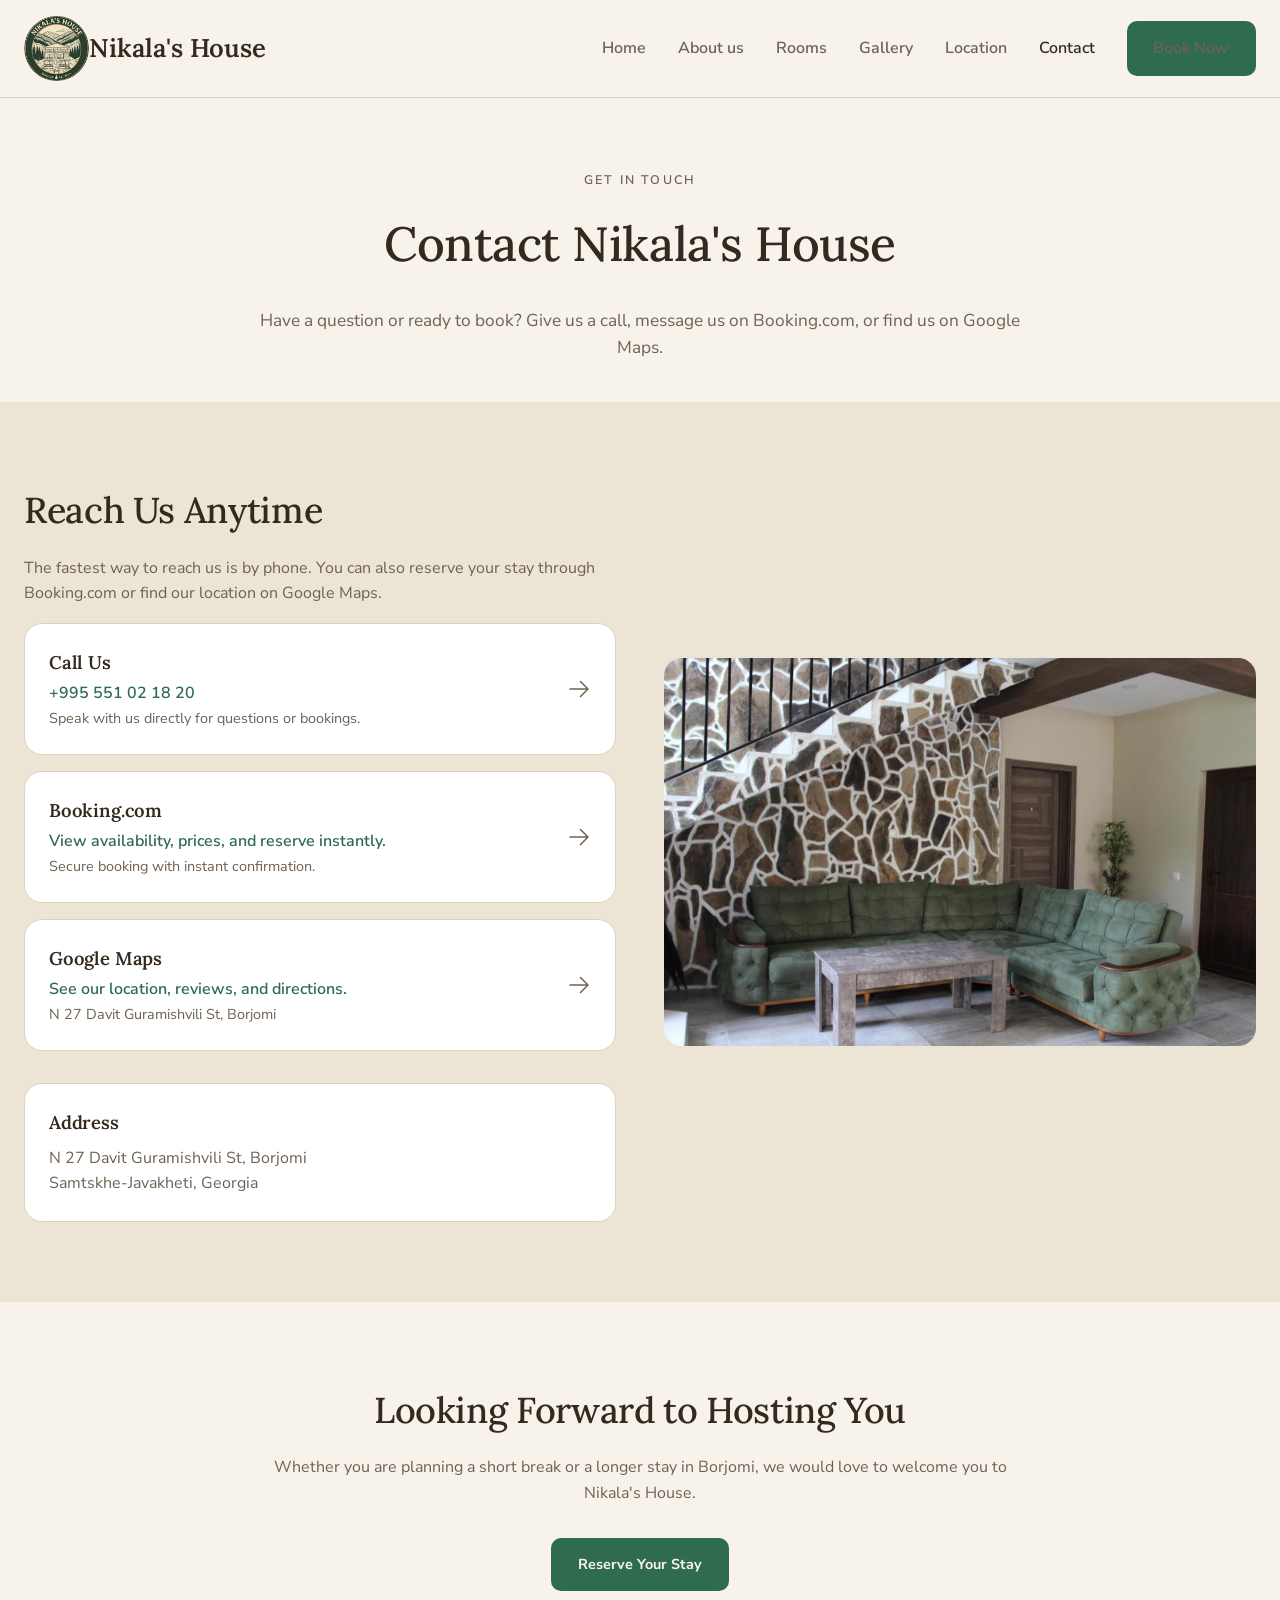
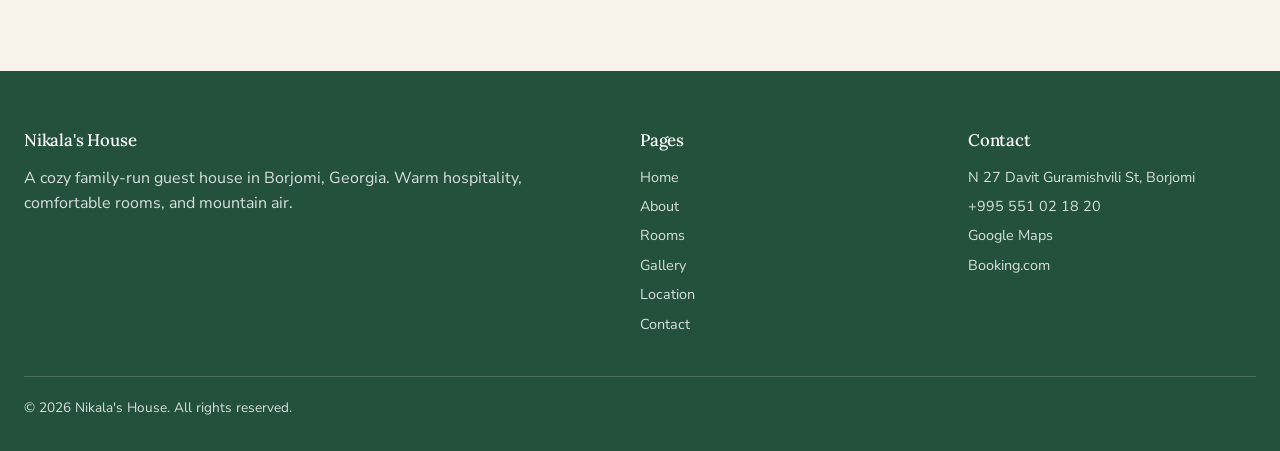
<file: contact.html>
<!DOCTYPE html>
<html lang="en">
<head>
<meta charset="utf-8" />
<meta name="viewport" content="width=device-width, initial-scale=1" />
<title>Contact — Nikala's House</title>
<meta name="description" content="Get in touch with Nikala's House in Borjomi, Georgia. Call +995 551 02 18 20 or book your stay online." />
<meta property="og:title" content="Contact — Nikala's House" />
<meta property="og:description" content="Get in touch with Nikala's House in Borjomi. Call +995 551 02 18 20." />
<meta property="og:type" content="website" />
<meta property="og:image" content="images/lounge.png" />
<meta name="twitter:card" content="summary_large_image" />
<link rel="preconnect" href="https://fonts.googleapis.com" />
<link rel="preconnect" href="https://fonts.gstatic.com" crossorigin />
<link href="https://fonts.googleapis.com/css2?family=Lora:wght@400;500;600;700&family=Nunito+Sans:wght@300;400;600;700&display=swap" rel="stylesheet" />
<link rel="stylesheet" href="styles.css" />
<link rel="icon" type="image/png" href="images/favicon.png">
</head>
<body>

<header class="site-header">
  <div class="container">
    <div class="header-inner">
      <a class="brand" href="index.html">
  <img src="images/logo.png" alt="Nikala's House Logo" class="brand-logo">
  <span class="brand-text">Nikala's House</span>
      </a>
      <div id="google_translate_element"></div>
      <nav class="nav">
        <a href="index.html">Home</a>
        <a href="about.html">About us</a>
        <a href="rooms.html">Rooms</a>
        <a href="gallery.html">Gallery</a>
        <a href="location.html">Location</a>
        <a href="contact.html">Contact</a>
        <a class="btn btn-primary nav-cta" href="https://www.booking.com/hotel/ge/nikala-39-s-house.html" target="_blank" rel="noopener">Book Now</a>
      </nav>
      <button class="menu-btn" aria-label="Toggle menu"><span></span><span></span><span></span></button>
    </div>
    <nav class="mobile-nav">
      <a href="index.html">Home</a>
      <a href="about.html">About us</a>
      <a href="rooms.html">Rooms</a>
      <a href="gallery.html">Gallery</a>
      <a href="location.html">Location</a>
      <a href="contact.html">Contact</a>
      <a class="btn btn-primary mt-2" href="https://www.booking.com/hotel/ge/nikala-39-s-house.html" target="_blank" rel="noopener">Book Now</a>
    </nav>
  </div>
</header>

<main>
  <section class="section page-head">
    <div class="container">
      <div class="narrow center">
        <p class="eyebrow">Get in Touch</p>
        <h1 class="mt-2">Contact Nikala's House</h1>
        <p class="lead mt-3">Have a question or ready to book? Give us a call, message us on Booking.com, or find us on Google Maps.</p>
      </div>
    </div>
  </section>

  <section class="section bg-alt">
    <div class="container">
      <div class="split reveal">
        <div>
          <h2>Reach Us Anytime</h2>
          <p class="muted mt-2">The fastest way to reach us is by phone. You can also reserve your stay through Booking.com or find our location on Google Maps.</p>

          <a class="card contact-link" href="tel:+995551021820">
            <span>
              <h3>Call Us</h3>
              <p style="color:var(--primary);font-weight:600;margin-top:0.25rem">+995 551 02 18 20</p>
              <p class="muted" style="font-size:0.9rem">Speak with us directly for questions or bookings.</p>
            </span>
            <svg class="arrow" width="24" height="24" fill="none" stroke="currentColor" stroke-width="1.5" viewBox="0 0 24 24"><path stroke-linecap="round" stroke-linejoin="round" d="M13.5 4.5L21 12m0 0l-7.5 7.5M21 12H3"/></svg>
          </a>

          <a class="card contact-link" href="https://www.booking.com/hotel/ge/nikala-39-s-house.html" target="_blank" rel="noopener">
            <span>
              <h3>Booking.com</h3>
              <p style="color:var(--primary);font-weight:600;margin-top:0.25rem">View availability, prices, and reserve instantly.</p>
              <p class="muted" style="font-size:0.9rem">Secure booking with instant confirmation.</p>
            </span>
            <svg class="arrow" width="24" height="24" fill="none" stroke="currentColor" stroke-width="1.5" viewBox="0 0 24 24"><path stroke-linecap="round" stroke-linejoin="round" d="M13.5 4.5L21 12m0 0l-7.5 7.5M21 12H3"/></svg>
          </a>

          <a class="card contact-link" href="https://maps.app.goo.gl/DYW94n7KKSFmSm3U9" target="_blank" rel="noopener">
            <span>
              <h3>Google Maps</h3>
              <p style="color:var(--primary);font-weight:600;margin-top:0.25rem">See our location, reviews, and directions.</p>
              <p class="muted" style="font-size:0.9rem">N 27 Davit Guramishvili St, Borjomi</p>
            </span>
            <svg class="arrow" width="24" height="24" fill="none" stroke="currentColor" stroke-width="1.5" viewBox="0 0 24 24"><path stroke-linecap="round" stroke-linejoin="round" d="M13.5 4.5L21 12m0 0l-7.5 7.5M21 12H3"/></svg>
          </a>

          <div class="card mt-4">
            <h3>Address</h3>
            <p class="muted mt-1">N 27 Davit Guramishvili St, Borjomi<br />Samtskhe-Javakheti, Georgia</p>
          </div>
        </div>

        <div class="rounded-img"><img src="images/lounge.png" alt="Warm lounge at Nikala's House guest house" /></div>
      </div>
    </div>
  </section>

  <section class="section">
    <div class="container center">
      <div class="narrow reveal">
        <h2>Looking Forward to Hosting You</h2>
        <p class="muted mt-2">Whether you are planning a short break or a longer stay in Borjomi, we would love to welcome you to Nikala's House.</p>
        <a class="btn btn-primary mt-4" href="https://www.booking.com/hotel/ge/nikala-39-s-house.html" target="_blank" rel="noopener">Reserve Your Stay</a>
      </div>
    </div>
  </section>
</main>

<footer class="site-footer">
  <div class="container">
    <div class="footer-grid">
      <div>
        <h4>Nikala's House</h4>
        <p>A cozy family-run guest house in Borjomi, Georgia. Warm hospitality, comfortable rooms, and mountain air.</p>
      </div>
      <div>
        <h4>Pages</h4>
        <ul class="footer-links">
          <li><a href="index.html">Home</a></li>
          <li><a href="about.html">About</a></li>
          <li><a href="rooms.html">Rooms</a></li>
          <li><a href="gallery.html">Gallery</a></li>
          <li><a href="location.html">Location</a></li>
          <li><a href="contact.html">Contact</a></li>
        </ul>
      </div>
      <div>
        <h4>Contact</h4>
        <ul class="footer-links">
          <li>N 27 Davit Guramishvili St, Borjomi</li>
          <li><a href="tel:+995551021820">+995 551 02 18 20</a></li>
          <li><a href="https://maps.app.goo.gl/DYW94n7KKSFmSm3U9" target="_blank" rel="noopener">Google Maps</a></li>
          <li><a href="https://www.booking.com/hotel/ge/nikala-39-s-house.html" target="_blank" rel="noopener">Booking.com</a></li>
        </ul>
      </div>
    </div>
    <div class="footer-bottom">&copy; <span id="year"></span> Nikala's House. All rights reserved.</div>
  </div>
</footer>
<script src="translate.js"></script>
<script type="text/javascript" src="https://translate.google.com/translate_a/element.js?cb=googleTranslateElementInit"></script>
<script src="script.js"></script>
</body>
</html>
</file>
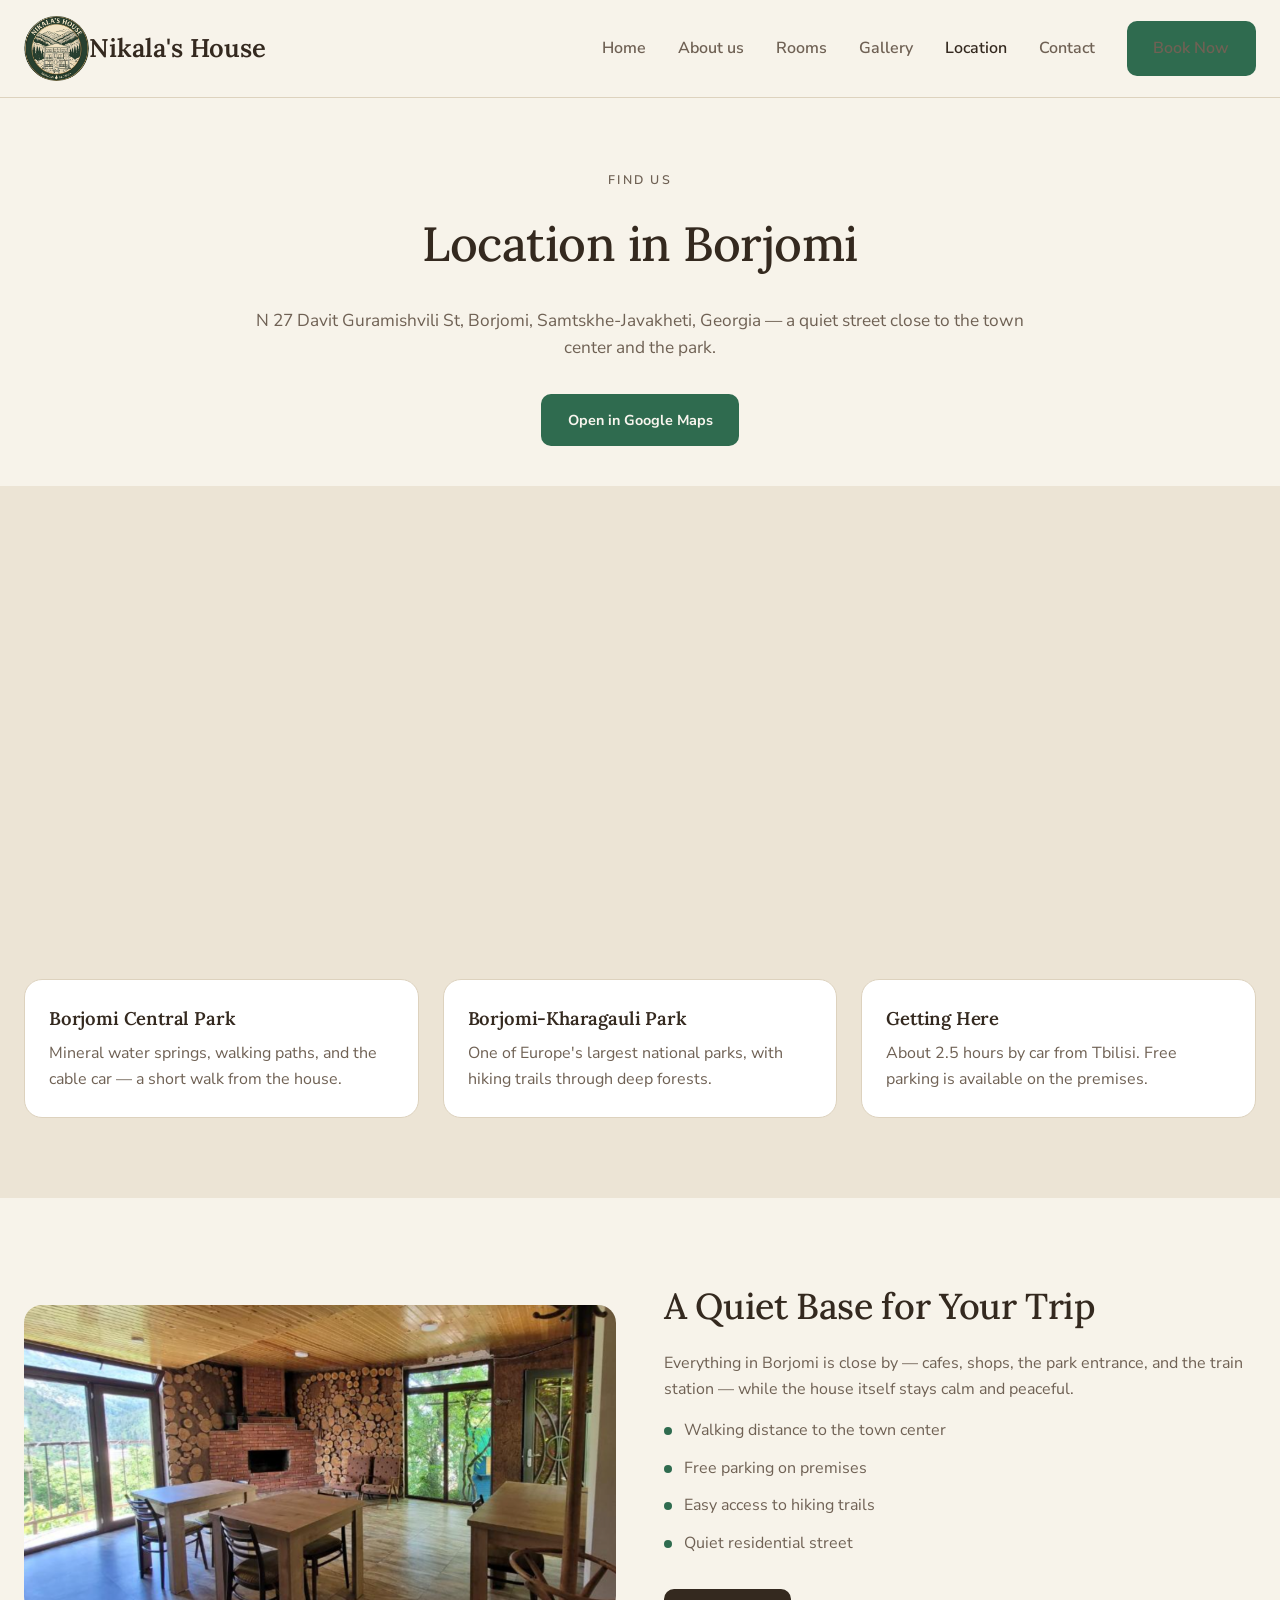
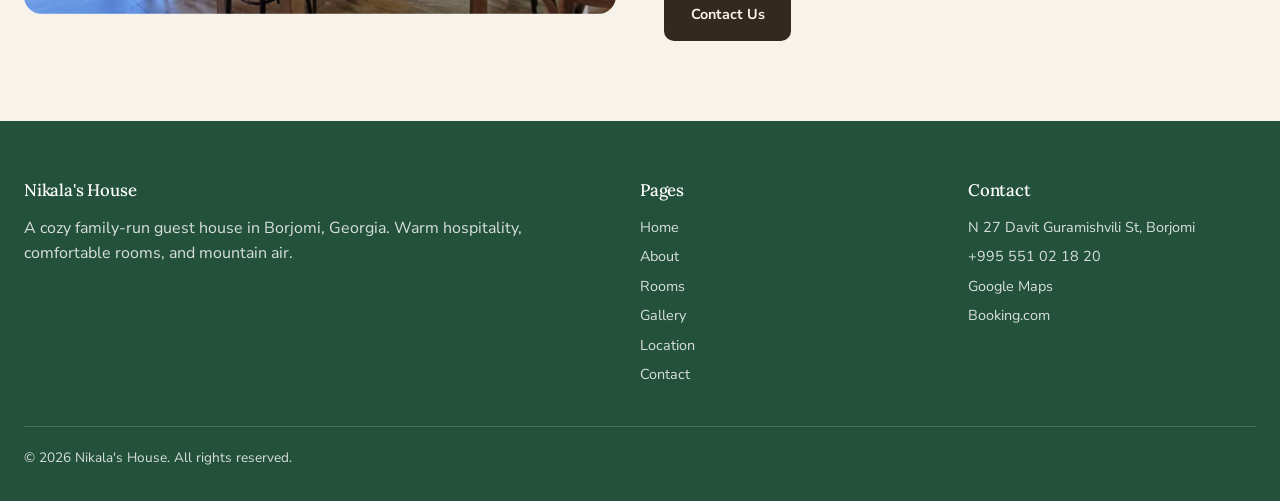
<file: location.html>
<!DOCTYPE html>
<html lang="en">
<head>
<meta charset="utf-8" />
<meta name="viewport" content="width=device-width, initial-scale=1" />
<title>Location — Nikala's House in Borjomi</title>
<meta name="description" content="Find Nikala's House at N 27 Davit Guramishvili St, Borjomi, Georgia — close to Borjomi Central Park and the mineral springs." />
<meta property="og:title" content="Location — Nikala's House in Borjomi" />
<meta property="og:description" content="N 27 Davit Guramishvili St, Borjomi, Georgia." />
<meta property="og:type" content="website" />
<meta property="og:image" content="images/view.png" />
<meta name="twitter:card" content="summary_large_image" />
<link rel="preconnect" href="https://fonts.googleapis.com" />
<link rel="preconnect" href="https://fonts.gstatic.com" crossorigin />
<link href="https://fonts.googleapis.com/css2?family=Lora:wght@400;500;600;700&family=Nunito+Sans:wght@300;400;600;700&display=swap" rel="stylesheet" />
<link rel="stylesheet" href="styles.css" />
<link rel="icon" type="image/png" href="images/favicon.png">
</head>
<body>

<header class="site-header">
  <div class="container">
    <div class="header-inner">
      <a class="brand" href="index.html">
  <img src="images/logo.png" alt="Nikala's House Logo" class="brand-logo">
  <span class="brand-text">Nikala's House</span>
      </a>
      <div id="google_translate_element"></div>
      <nav class="nav">
        <a href="index.html">Home</a>
        <a href="about.html">About us</a>
        <a href="rooms.html">Rooms</a>
        <a href="gallery.html">Gallery</a>
        <a href="location.html">Location</a>
        <a href="contact.html">Contact</a>
        <a class="btn btn-primary nav-cta" href="https://www.booking.com/hotel/ge/nikala-39-s-house.html" target="_blank" rel="noopener">Book Now</a>
      </nav>
      <button class="menu-btn" aria-label="Toggle menu"><span></span><span></span><span></span></button>
    </div>
    <nav class="mobile-nav">
      <a href="index.html">Home</a>
      <a href="about.html">About us</a>
      <a href="rooms.html">Rooms</a>
      <a href="gallery.html">Gallery</a>
      <a href="location.html">Location</a>
      <a href="contact.html">Contact</a>
      <a class="btn btn-primary mt-2" href="https://www.booking.com/hotel/ge/nikala-39-s-house.html" target="_blank" rel="noopener">Book Now</a>
    </nav>
  </div>
</header>

<main>
  <section class="section page-head">
    <div class="container">
      <div class="narrow center">
        <p class="eyebrow">Find Us</p>
        <h1 class="mt-2">Location in Borjomi</h1>
        <p class="lead mt-3">N 27 Davit Guramishvili St, Borjomi, Samtskhe-Javakheti, Georgia — a quiet street close to the town center and the park.</p>
        <a class="btn btn-primary mt-4" href="https://maps.app.goo.gl/DYW94n7KKSFmSm3U9" target="_blank" rel="noopener">Open in Google Maps</a>
      </div>
    </div>
  </section>

  <section class="section bg-alt" style="padding-top:2rem">
    <div class="container">
      <iframe
        class="map-frame reveal"
        src="https://www.google.com/maps?q=N%2027%20Davit%20Guramishvili%20St,%20Borjomi,%20Georgia&output=embed"
        loading="lazy"
        title="Map showing Nikala's House in Borjomi"
        referrerpolicy="no-referrer-when-downgrade"
        allowfullscreen></iframe>

      <div class="grid grid-3 mt-4 reveal">
        <div class="card">
          <h3>Borjomi Central Park</h3>
          <p class="muted mt-1">Mineral water springs, walking paths, and the cable car — a short walk from the house.</p>
        </div>
        <div class="card">
          <h3>Borjomi-Kharagauli Park</h3>
          <p class="muted mt-1">One of Europe's largest national parks, with hiking trails through deep forests.</p>
        </div>
        <div class="card">
          <h3>Getting Here</h3>
          <p class="muted mt-1">About 2.5 hours by car from Tbilisi. Free parking is available on the premises.</p>
        </div>
      </div>
    </div>
  </section>

  <section class="section">
    <div class="container">
      <div class="split reveal">
        <div class="rounded-img"><img src="images/dining.png" alt="Dining area with wooden tables and fireplace" /></div>
        <div>
          <h2>A Quiet Base for Your Trip</h2>
          <p class="muted mt-2">Everything in Borjomi is close by — cafes, shops, the park entrance, and the train station — while the house itself stays calm and peaceful.</p>
          <ul class="checklist mt-2">
            <li><span class="dot"></span>Walking distance to the town center</li>
            <li><span class="dot"></span>Free parking on premises</li>
            <li><span class="dot"></span>Easy access to hiking trails</li>
            <li><span class="dot"></span>Quiet residential street</li>
          </ul>
          <a class="btn btn-dark mt-4" href="contact.html">Contact Us</a>
        </div>
      </div>
    </div>
  </section>
</main>

<footer class="site-footer">
  <div class="container">
    <div class="footer-grid">
      <div>
        <h4>Nikala's House</h4>
        <p>A cozy family-run guest house in Borjomi, Georgia. Warm hospitality, comfortable rooms, and mountain air.</p>
      </div>
      <div>
        <h4>Pages</h4>
        <ul class="footer-links">
          <li><a href="index.html">Home</a></li>
          <li><a href="about.html">About</a></li>
          <li><a href="rooms.html">Rooms</a></li>
          <li><a href="gallery.html">Gallery</a></li>
          <li><a href="location.html">Location</a></li>
          <li><a href="contact.html">Contact</a></li>
        </ul>
      </div>
      <div>
        <h4>Contact</h4>
        <ul class="footer-links">
          <li>N 27 Davit Guramishvili St, Borjomi</li>
          <li><a href="tel:+995551021820">+995 551 02 18 20</a></li>
          <li><a href="https://maps.app.goo.gl/DYW94n7KKSFmSm3U9" target="_blank" rel="noopener">Google Maps</a></li>
          <li><a href="https://www.booking.com/hotel/ge/nikala-39-s-house.html" target="_blank" rel="noopener">Booking.com</a></li>
        </ul>
      </div>
    </div>
    <div class="footer-bottom">&copy; <span id="year"></span> Nikala's House. All rights reserved.</div>
  </div>
</footer>
<script src="translate.js"></script>
<script type="text/javascript" src="https://translate.google.com/translate_a/element.js?cb=googleTranslateElementInit"></script>
<script src="script.js"></script>
</body>
</html>
</file>
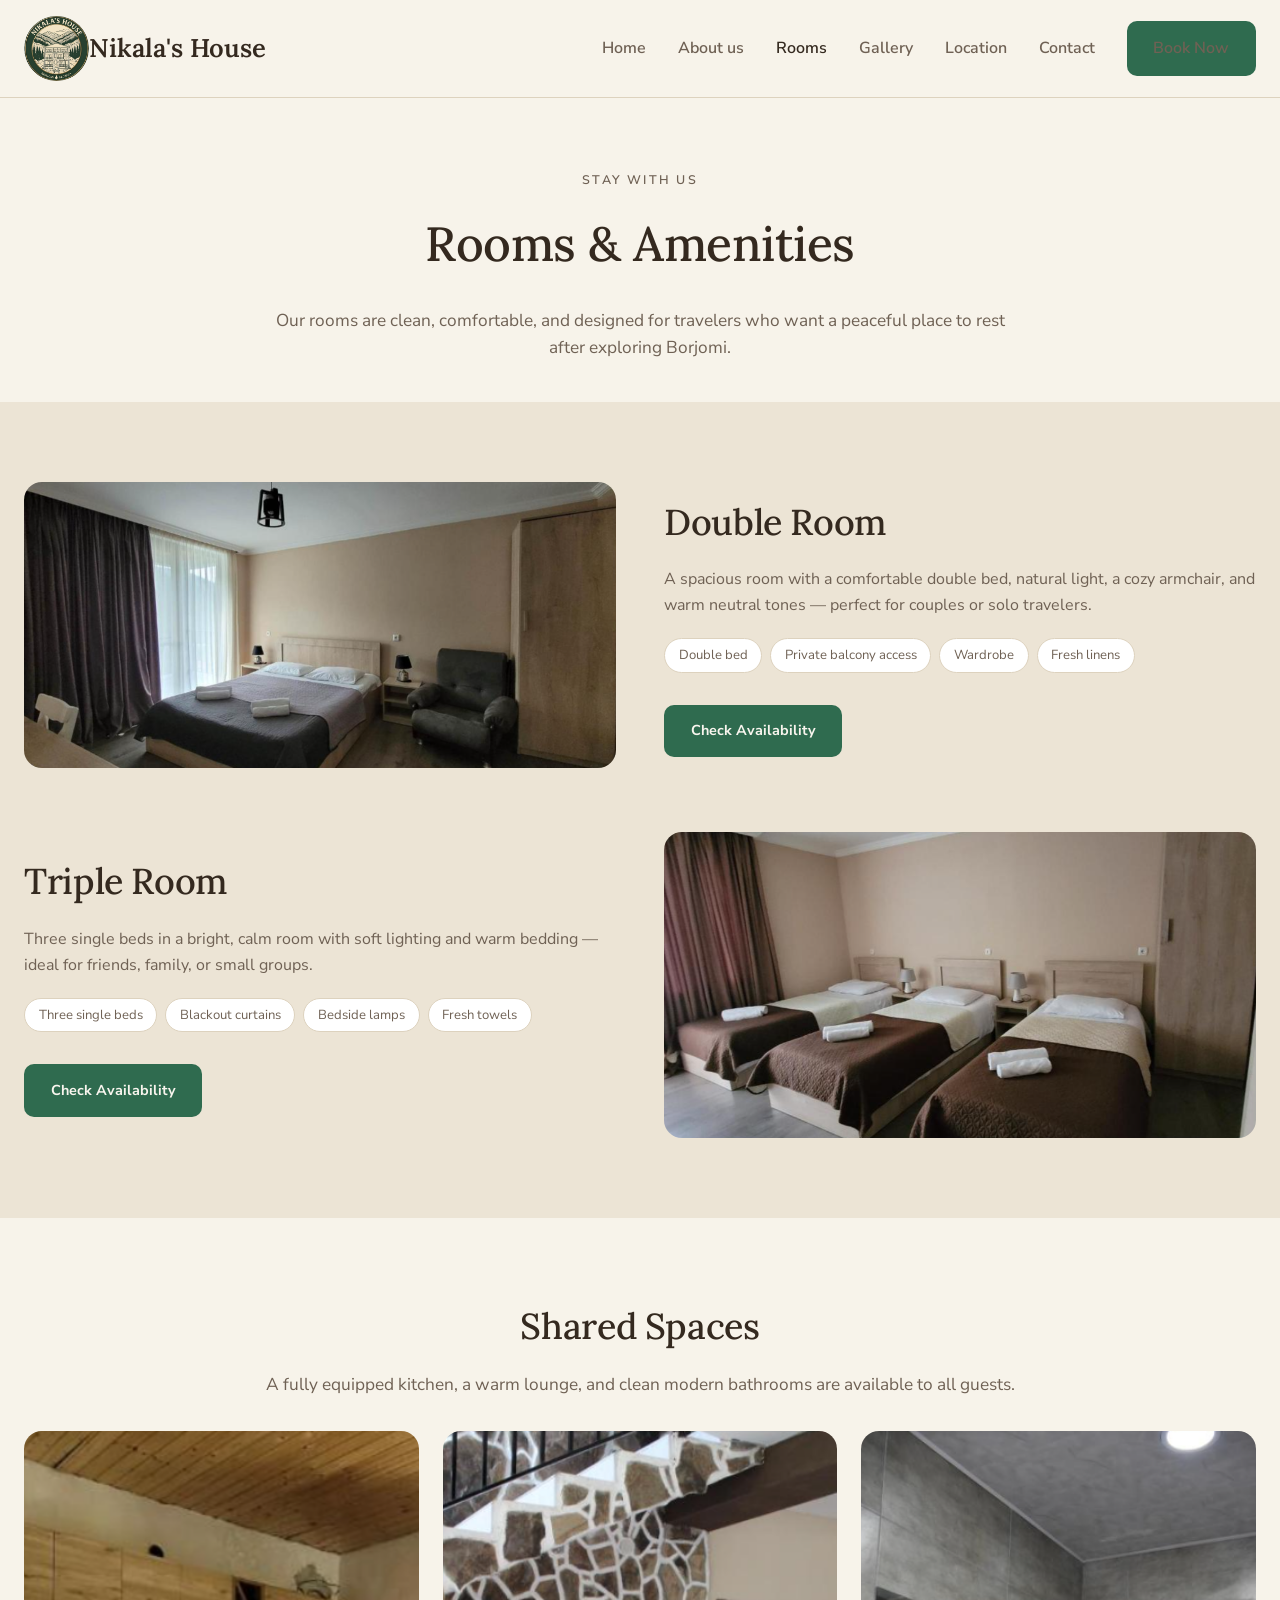
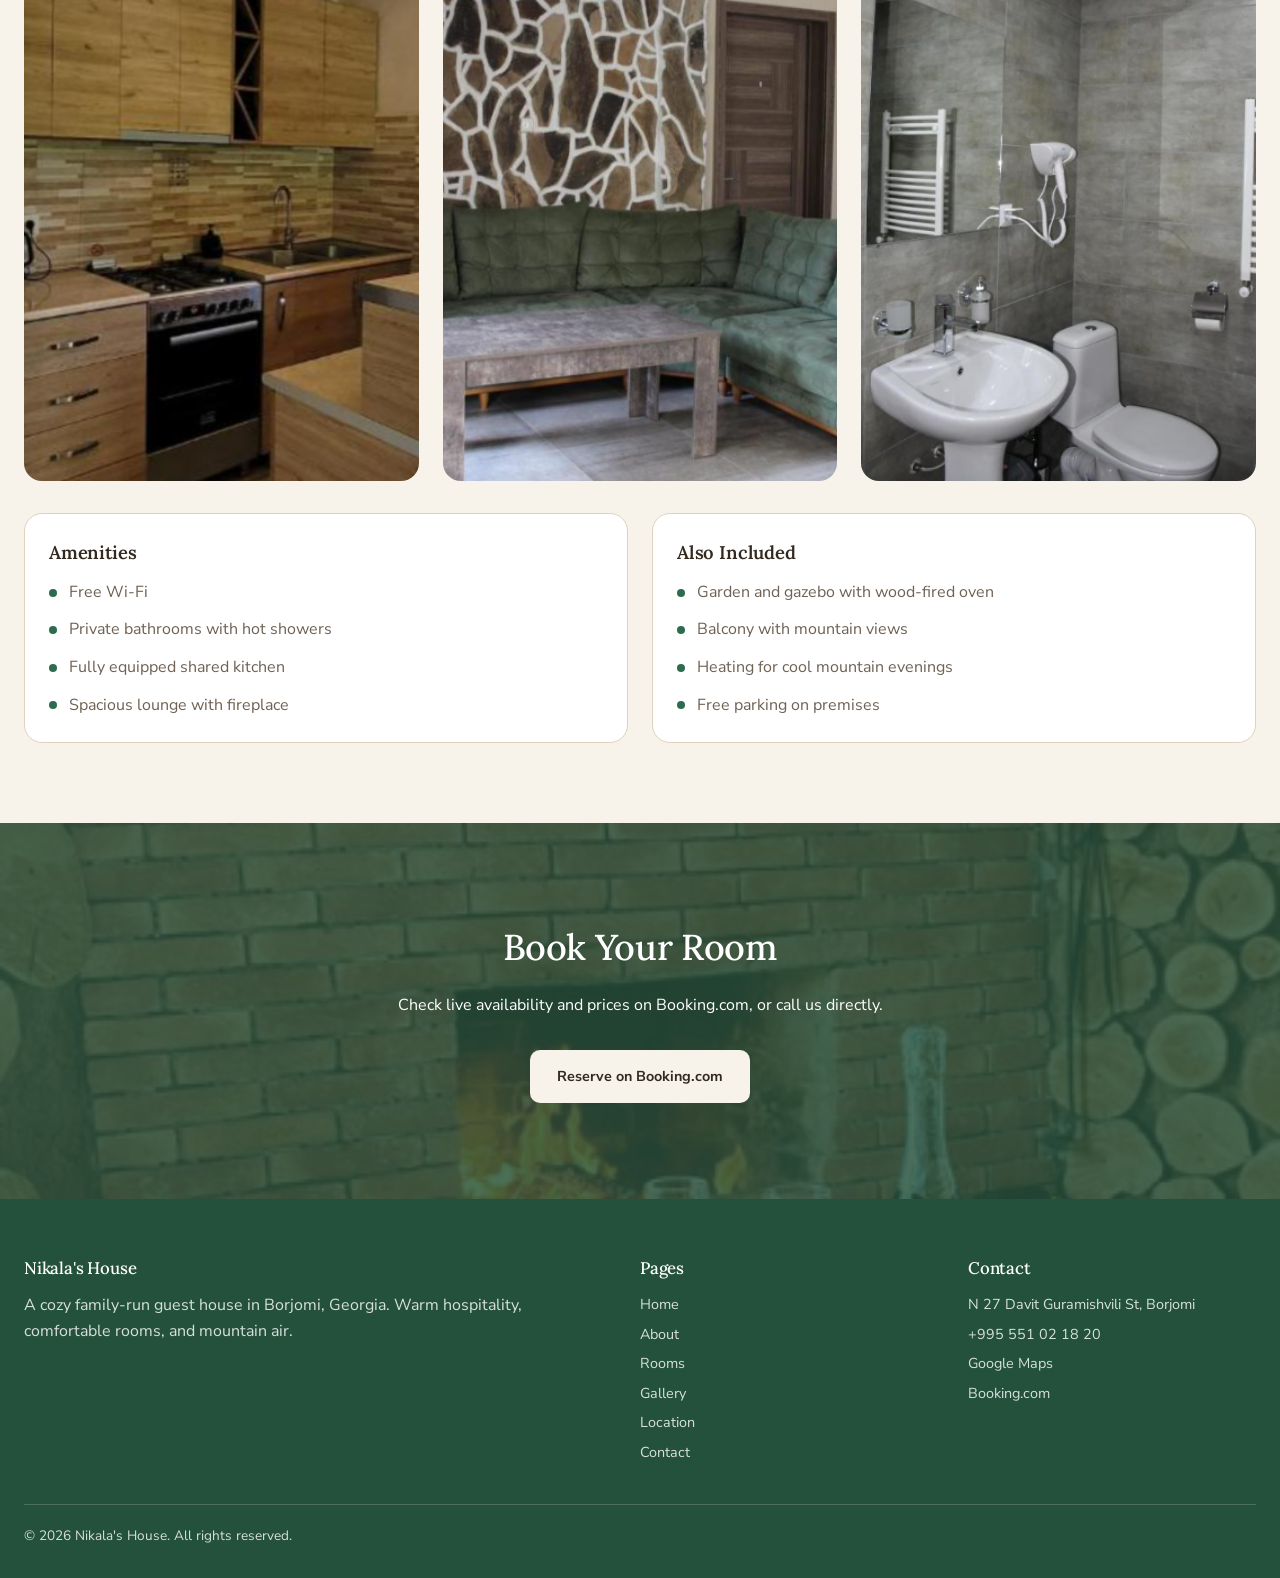
<file: rooms.html>
<!DOCTYPE html>
<html lang="en">
<head>
<meta charset="utf-8" />
<meta name="viewport" content="width=device-width, initial-scale=1" />
<title>Rooms — Nikala's House</title>
<meta name="description" content="Discover comfortable double and triple rooms, private bathrooms, and a shared kitchen at Nikala's House in Borjomi." />
<meta property="og:title" content="Rooms — Nikala's House" />
<meta property="og:description" content="Comfortable rooms and amenities at Nikala's House in Borjomi." />
<meta property="og:type" content="website" />
<meta property="og:image" content="images/bedroom.png" />
<meta name="twitter:card" content="summary_large_image" />
<link rel="preconnect" href="https://fonts.googleapis.com" />
<link rel="preconnect" href="https://fonts.gstatic.com" crossorigin />
<link href="https://fonts.googleapis.com/css2?family=Lora:wght@400;500;600;700&family=Nunito+Sans:wght@300;400;600;700&display=swap" rel="stylesheet" />
<link rel="stylesheet" href="styles.css" />
<link rel="icon" type="image/png" href="images/favicon.png">
</head>
<body>

<header class="site-header">
  <div class="container">
    <div class="header-inner">
      <a class="brand" href="index.html">
  <img src="images/logo.png" alt="Nikala's House Logo" class="brand-logo">
  <span class="brand-text">Nikala's House</span>
      </a>
      <div id="google_translate_element"></div>
      <nav class="nav">
        <a href="index.html">Home</a>
        <a href="about.html">About us</a>
        <a href="rooms.html">Rooms</a>
        <a href="gallery.html">Gallery</a>
        <a href="location.html">Location</a>
        <a href="contact.html">Contact</a>
        <a class="btn btn-primary nav-cta" href="https://www.booking.com/hotel/ge/nikala-39-s-house.html" target="_blank" rel="noopener">Book Now</a>
      </nav>
      <button class="menu-btn" aria-label="Toggle menu"><span></span><span></span><span></span></button>
    </div>
    <nav class="mobile-nav">
      <a href="index.html">Home</a>
      <a href="about.html">About us</a>
      <a href="rooms.html">Rooms</a>
      <a href="gallery.html">Gallery</a>
      <a href="location.html">Location</a>
      <a href="contact.html">Contact</a>
      <a class="btn btn-primary mt-2" href="https://www.booking.com/hotel/ge/nikala-39-s-house.html" target="_blank" rel="noopener">Book Now</a>
    </nav>
  </div>
</header>

<main>
  <section class="section page-head">
    <div class="container">
      <div class="narrow center">
        <p class="eyebrow">Stay With Us</p>
        <h1 class="mt-2">Rooms &amp; Amenities</h1>
        <p class="lead mt-3">Our rooms are clean, comfortable, and designed for travelers who want a peaceful place to rest after exploring Borjomi.</p>
      </div>
    </div>
  </section>

  <section class="section bg-alt">
    <div class="container">
      <div class="room reveal">
        <div class="room-media rounded-img"><img src="images/bedroom.png" alt="Double room with double bed and armchair" /></div>
        <div>
          <h2>Double Room</h2>
          <p class="muted mt-2">A spacious room with a comfortable double bed, natural light, a cozy armchair, and warm neutral tones — perfect for couples or solo travelers.</p>
          <div class="tags">
            <span class="tag">Double bed</span>
            <span class="tag">Private balcony access</span>
            <span class="tag">Wardrobe</span>
            <span class="tag">Fresh linens</span>
          </div>
          <a class="btn btn-primary mt-4" href="https://www.booking.com/hotel/ge/nikala-39-s-house.html" target="_blank" rel="noopener">Check Availability</a>
        </div>
      </div>

      <div class="room reveal mt-4" style="margin-top:4rem">
        <div>
          <h2>Triple Room</h2>
          <p class="muted mt-2">Three single beds in a bright, calm room with soft lighting and warm bedding — ideal for friends, family, or small groups.</p>
          <div class="tags">
            <span class="tag">Three single beds</span>
            <span class="tag">Blackout curtains</span>
            <span class="tag">Bedside lamps</span>
            <span class="tag">Fresh towels</span>
          </div>
          <a class="btn btn-primary mt-4" href="https://www.booking.com/hotel/ge/nikala-39-s-house.html" target="_blank" rel="noopener">Check Availability</a>
        </div>
        <div class="room-media rounded-img"><img src="images/triple.png" alt="Triple room with three single beds" /></div>
      </div>
    </div>
  </section>

  <section class="section">
    <div class="container">
      <div class="narrow center reveal">
        <h2>Shared Spaces</h2>
        <p class="lead mt-2">A fully equipped kitchen, a warm lounge, and clean modern bathrooms are available to all guests.</p>
      </div>
      <div class="grid grid-3 mt-4 reveal">
        <div class="rounded-img"><img src="images/kitchen.png" alt="Shared kitchen with wooden cabinets" /></div>
        <div class="rounded-img"><img src="images/lounge.png" alt="Lounge with green sofa and stone wall" /></div>
        <div class="rounded-img"><img src="images/bathroom.png" alt="Modern bathroom with grey tiles" /></div>
      </div>

      <div class="grid grid-2 mt-4 reveal">
        <div class="card">
          <h3>Amenities</h3>
          <ul class="checklist mt-1">
            <li><span class="dot"></span>Free Wi-Fi</li>
            <li><span class="dot"></span>Private bathrooms with hot showers</li>
            <li><span class="dot"></span>Fully equipped shared kitchen</li>
            <li><span class="dot"></span>Spacious lounge with fireplace</li>
          </ul>
        </div>
        <div class="card">
          <h3>Also Included</h3>
          <ul class="checklist mt-1">
            <li><span class="dot"></span>Garden and gazebo with wood-fired oven</li>
            <li><span class="dot"></span>Balcony with mountain views</li>
            <li><span class="dot"></span>Heating for cool mountain evenings</li>
            <li><span class="dot"></span>Free parking on premises</li>
          </ul>
        </div>
      </div>
    </div>
  </section>

  <section class="cta-band">
    <img src="images/fireplace.png" alt="Dining table in front of a large fireplace" />
    <div class="container">
      <h2>Book Your Room</h2>
      <p class="mt-2">Check live availability and prices on Booking.com, or call us directly.</p>
      <a class="btn btn-light mt-4" href="https://www.booking.com/hotel/ge/nikala-39-s-house.html" target="_blank" rel="noopener">Reserve on Booking.com</a>
    </div>
  </section>
</main>

<footer class="site-footer">
  <div class="container">
    <div class="footer-grid">
      <div>
        <h4>Nikala's House</h4>
        <p>A cozy family-run guest house in Borjomi, Georgia. Warm hospitality, comfortable rooms, and mountain air.</p>
      </div>
      <div>
        <h4>Pages</h4>
        <ul class="footer-links">
          <li><a href="index.html">Home</a></li>
          <li><a href="about.html">About</a></li>
          <li><a href="rooms.html">Rooms</a></li>
          <li><a href="gallery.html">Gallery</a></li>
          <li><a href="location.html">Location</a></li>
          <li><a href="contact.html">Contact</a></li>
        </ul>
      </div>
      <div>
        <h4>Contact</h4>
        <ul class="footer-links">
          <li>N 27 Davit Guramishvili St, Borjomi</li>
          <li><a href="tel:+995551021820">+995 551 02 18 20</a></li>
          <li><a href="https://maps.app.goo.gl/DYW94n7KKSFmSm3U9" target="_blank" rel="noopener">Google Maps</a></li>
          <li><a href="https://www.booking.com/hotel/ge/nikala-39-s-house.html" target="_blank" rel="noopener">Booking.com</a></li>
        </ul>
      </div>
    </div>
    <div class="footer-bottom">&copy; <span id="year"></span> Nikala's House. All rights reserved.</div>
  </div>
</footer>
<script src="translate.js"></script>
<script type="text/javascript" src="https://translate.google.com/translate_a/element.js?cb=googleTranslateElementInit"></script>
<script src="script.js"></script>
</body>
</html>
</file>
<file: styles.css>
/* Nikala's House — static site styles */
:root {
  --background: #f7f3ea;
  --foreground: #34291f;
  --card: #ffffff;
  --card-foreground: #34291f;
  --primary: #2f6b4f;
  --primary-hover: #275a43;
  --primary-foreground: #f8f5ee;
  --secondary: #ece4d5;
  --muted-foreground: #6f6154;
  --border: #ddd2be;
  --forest: #24513c;
  --clay: #b26a3c;
  --radius: 10px;
  --radius-lg: 18px;
}

* { box-sizing: border-box; }
html { scroll-behavior: smooth; }
body {
  margin: 0;
  background: var(--background);
  color: var(--foreground);
  font-family: "Nunito Sans", system-ui, -apple-system, sans-serif;
  line-height: 1.6;
}
h1, h2, h3, h4 { font-family: "Lora", Georgia, serif; font-weight: 500; letter-spacing: -0.01em; margin: 0; }
p { margin: 0; }
img { display: block; max-width: 100%; }
a { color: inherit; text-decoration: none; }
ul { margin: 0; padding: 0; list-style: none; }

.container { max-width: 80rem; margin: 0 auto; padding: 0 1.5rem; }
.section { padding: 5rem 0; }
.bg-alt { background: var(--secondary); }
.eyebrow { text-transform: uppercase; letter-spacing: 0.18em; font-size: 0.78rem; font-weight: 600; color: var(--muted-foreground); }
.muted { color: var(--muted-foreground); }
.center { text-align: center; }
.narrow { max-width: 48rem; margin: 0 auto; }
.mt-1 { margin-top: 0.5rem; } .mt-2 { margin-top: 1rem; } .mt-3 { margin-top: 1.5rem; } .mt-4 { margin-top: 2rem; }
h1 { font-size: clamp(2.1rem, 5vw, 3rem); }
h2 { font-size: clamp(1.7rem, 4vw, 2.25rem); }
h3 { font-size: 1.15rem; font-weight: 600; }
.lead { font-size: 1.08rem; color: var(--muted-foreground); }

/* Buttons */
.btn {
  display: inline-flex; align-items: center; justify-content: center;
  padding: 0.85rem 1.6rem; border-radius: var(--radius);
  font-size: 0.9rem; font-weight: 700; cursor: pointer; border: 1px solid transparent;
  transition: background 0.2s, color 0.2s, border-color 0.2s;
}
.btn-primary { background: var(--primary); color: var(--primary-foreground); }
.btn-primary:hover { background: var(--primary-hover); }
.btn-dark { background: var(--foreground); color: var(--background); }
.btn-dark:hover { opacity: 0.9; }
.btn-light { background: var(--background); color: var(--foreground); }
.btn-ghost { background: rgba(255,255,255,0.12); color: #fff; border-color: rgba(255,255,255,0.35); backdrop-filter: blur(6px); }
.btn-ghost:hover { background: rgba(255,255,255,0.22); }
/*translation*/
body {
  top: 0 !important;
  position: static !important;
}
.goog-te-banner-frame, 
.skiptranslate iframe {
  display: none !important;
}
body > .skiptranslate {
  display: none !important;
}

/* 1. Powered by-ს და გუგლის ლოგოს დამალვა */
.goog-te-gadget {
  font-size: 0 !important;
  color: transparent !important;
}
.goog-te-gadget span,
.goog-te-gadget img {
  display: none !important;
}

/* 2. სადა თეთრი დიზაინი */
.goog-te-gadget .goog-te-combo {
  font-family: inherit;
  font-size: 14px;
  color: #333333;
  background-color: #ffffff;
  border: 1px solid #ccc;
  border-radius: 4px;
  padding: 5px 8px;
  cursor: pointer;
  outline: none;
}

/* 3. მარჯვენა კუთხეში პოზიციონირება (Book Now-ს მარჯვნივ) */
#google_translate_element {
  display: inline-block;
  margin-left: 15px; /* დაშორება Book Now ღილაკიდან */
  vertical-align: middle;
}
/* powered by და გუგლის არასაჭირო ელემენტების დამალვა */
.goog-te-gadget {
  font-size: 0 !important;
  color: transparent !important;
}
.goog-te-gadget span,
.goog-te-gadget img {
  display: none !important;
}

/* ჩამოსაშლელი ღილაკის დიზაინი */
.goog-te-gadget .goog-te-combo {
  font-family: inherit;
  font-size: 14px;
  color: #333333;
  background-color: #ffffff;
  border: 1px solid #ccc;
  border-radius: 6px;
  padding: 6px 10px;
  cursor: pointer;
  outline: none;
}

/* მობილურის ეკრანებისთვის (768px-ზე ნაკლები) */
@media (max-width: 468px) {
  #google_translate_element {
    position: relative;
    top: 40px;
    left: 40px;
    text-align: center;
    width: 100%;
    height: 70%
  }
  
  .goog-te-gadget .goog-te-combo {
    width: 80%; /* მობილურში უფრო კომფორტული დასაჭერი რომ იყოს */
    max-width: 200px;
  }
}
/* Header */
.site-header {
  position: sticky; top: 0; z-index: 50;
  background: rgba(247,243,234,0.94); backdrop-filter: blur(8px);
  border-bottom: 1px solid var(--border);
}
.header-inner { display: flex; align-items: center; justify-content: space-between; padding: 1rem 0; }
.brand { font-family: "Lora", Georgia, serif; font-size: 1.6rem; font-weight: 600; display: inline-flex; align-items: center; margin: 0; }
.brand-logo {
  border-radius: 100%;
  height: 65px; /* Set your desired logo height */
  width: auto;  /* Maintains aspect ratio */
  object-fit: contain;
}
.nav { display: flex; gap: 2rem; align-items: center; }
.nav a { font-size: 1rem; font-weight: 600; color: var(--muted-foreground); }
.nav a:hover, .nav a.active { color: var(--foreground); }
.nav-cta { display: inline-flex; }
.menu-btn { display: none; background: none; border: 1px solid var(--border); border-radius: var(--radius); padding: 0.5rem 0.7rem; cursor: pointer; }
.menu-btn span { display: block; width: 20px; height: 2px; background: var(--foreground); margin: 4px 0; }
.mobile-nav { display: none; flex-direction: column; gap: 0.25rem; padding-bottom: 1rem; border-top: 1px solid var(--border); }
.mobile-nav.open { display: flex; }
.mobile-nav a { padding: 0.7rem 0; font-weight: 600; color: var(--muted-foreground); border-bottom: 1px solid var(--border); }

@media (max-width: 860px) {
  .nav { display: none; }
  .menu-btn { display: block; }
}

/* Hero */
.hero { position: relative; min-height: 80vh; display: flex; align-items: center; justify-content: center; overflow: hidden; }
.hero img { position: absolute; inset: 0; width: 100%; height: 100%; object-fit: cover; }
.hero::after { content: ""; position: absolute; inset: 0; background: rgba(35,28,20,0.55); }
.hero-content { position: relative; z-index: 2; color: #fff; text-align: center; max-width: 46rem; padding: 4rem 1.5rem; }
.hero-content .eyebrow { color: rgba(255,255,255,0.85); }
.hero-actions { display: flex; flex-wrap: wrap; gap: 1rem; justify-content: center; margin-top: 2rem; }

.page-head { padding: 4.5rem 0 2.5rem; }

/* Grid + cards */
.grid { display: grid; gap: 1.5rem; }
.grid-3 { grid-template-columns: repeat(3, 1fr); }
.grid-2 { grid-template-columns: repeat(2, 1fr); }
.split { display: grid; grid-template-columns: 1fr 1fr; gap: 3rem; align-items: center; }
@media (max-width: 900px) { .grid-3, .grid-2, .split { grid-template-columns: 1fr; } }

.card { background: var(--card); border: 1px solid var(--border); border-radius: var(--radius-lg); padding: 1.5rem; transition: box-shadow 0.2s, border-color 0.2s; }
.card:hover { box-shadow: 0 10px 30px rgba(52,41,31,0.08); }
.icon { display: inline-flex; padding: 0.7rem; border-radius: 12px; background: rgba(47,107,79,0.12); color: var(--primary); }
.rounded-img { border-radius: var(--radius-lg); overflow: hidden; }
.rounded-img img { width: 100%; height: 100%; object-fit: cover; }

.checklist li { display: flex; gap: 0.75rem; align-items: center; color: var(--muted-foreground); margin-top: 0.75rem; }
.dot { width: 8px; height: 8px; border-radius: 999px; background: var(--primary); flex: none; }

/* Rooms */
.room { display: grid; grid-template-columns: 1fr 1fr; gap: 3rem; align-items: center; }
.room:nth-child(even) .room-media { order: 2; }
@media (max-width: 900px) { .room { grid-template-columns: 1fr; } .room:nth-child(even) .room-media { order: 0; } }
.tags { display: flex; flex-wrap: wrap; gap: 0.5rem; margin-top: 1.25rem; }
.tag { background: var(--card); border: 1px solid var(--border); border-radius: 999px; padding: 0.35rem 0.85rem; font-size: 0.82rem; color: var(--muted-foreground); }

/* Gallery */
.gallery { columns: 3; column-gap: 1rem; }
.gallery figure { margin: 0 0 1rem; break-inside: avoid; border-radius: var(--radius-lg); overflow: hidden; cursor: zoom-in; }
.gallery img { width: 100%; transition: transform 0.35s ease; }
.gallery figure:hover img { transform: scale(1.04); }
@media (max-width: 900px) { .gallery { columns: 2; } }
@media (max-width: 560px) { .gallery { columns: 1; } }

.lightbox { position: fixed; inset: 0; background: rgba(25,20,15,0.9); display: none; align-items: center; justify-content: center; z-index: 100; padding: 1.5rem; }
.lightbox.open { display: flex; }
.lightbox img { max-width: 100%; max-height: 88vh; border-radius: 12px; }
.lightbox-close { position: absolute; top: 1rem; right: 1.25rem; font-size: 2rem; color: #fff; background: none; border: 0; cursor: pointer; line-height: 1; }

/* Contact */
.contact-link { display: flex; align-items: center; justify-content: space-between; gap: 1rem; margin-top: 1rem; }
.contact-link:hover { border-color: rgba(47,107,79,0.45); }
.arrow { color: var(--muted-foreground); flex: none; }
.contact-link:hover .arrow { color: var(--primary); }
.map-frame { border: 0; width: 100%; height: 420px; border-radius: var(--radius-lg); }

/* CTA band */
.cta-band { position: relative; padding: 6rem 0; overflow: hidden; color: #fff; text-align: center; }
.cta-band img { position: absolute; inset: 0; width: 100%; height: 100%; object-fit: cover; }
.cta-band::after { content: ""; position: absolute; inset: 0; background: rgba(36,81,60,0.82); }
.cta-band .container { position: relative; z-index: 2; }

/* Footer */
.site-footer { background: var(--forest); color: rgba(255,255,255,0.82); padding: 3.5rem 0 2rem; margin-top: auto; }
.site-footer h4 { color: #fff; font-size: 1.05rem; margin-bottom: 0.75rem; }
.site-footer a:hover { color: #fff; }
.footer-grid { display: grid; grid-template-columns: 2fr 1fr 1fr; gap: 2.5rem; }
@media (max-width: 800px) { .footer-grid { grid-template-columns: 1fr; } }
.footer-bottom { margin-top: 2.5rem; padding-top: 1.25rem; border-top: 1px solid rgba(255,255,255,0.18); font-size: 0.85rem; }
.footer-links li { margin-top: 0.4rem; font-size: 0.9rem; }

/* Reveal on scroll */
.reveal { opacity: 0; transform: translateY(18px); transition: opacity 0.6s ease, transform 0.6s ease; }
.reveal.visible { opacity: 1; transform: none; }
</file>
